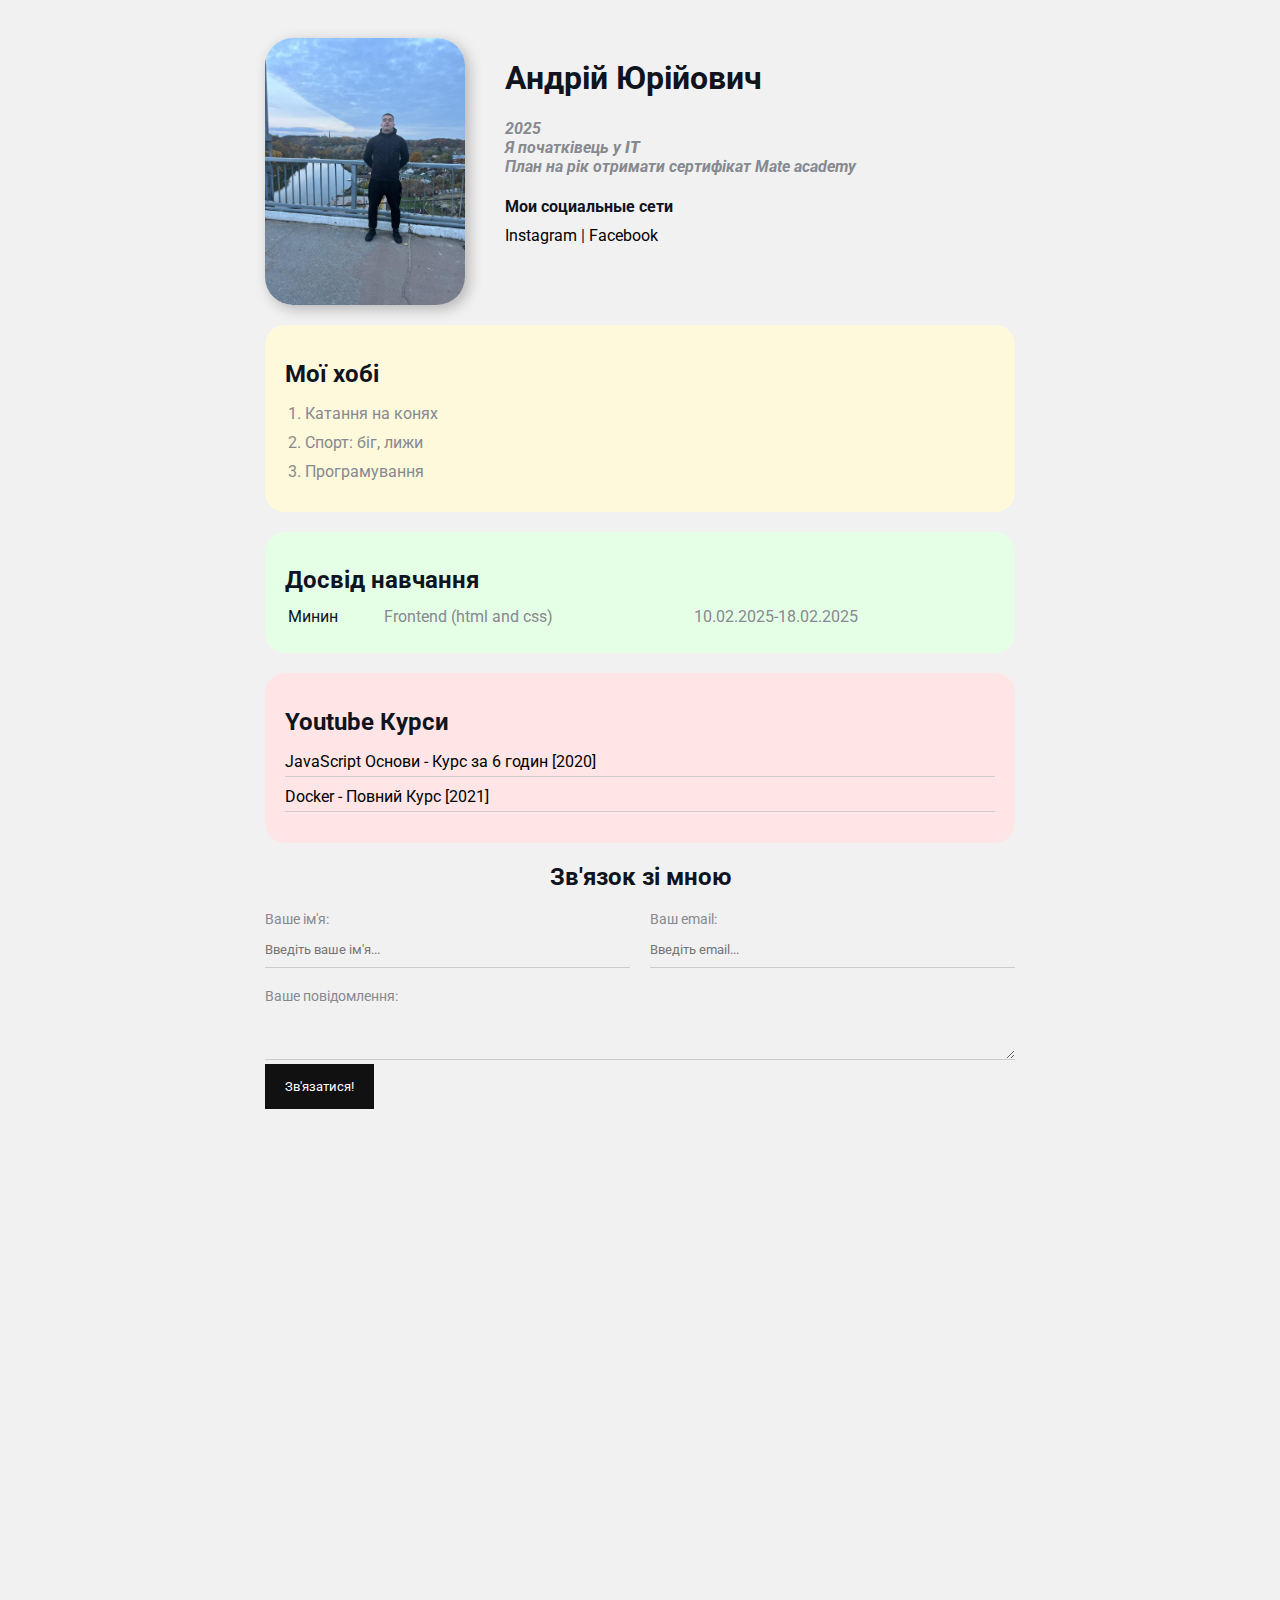
<file: index.html>
<!DOCTYPE html>
<html>
  <head>
    <meta charset="UTF-8" />
    <title>Svustynov A.Y.</title>
    <link href="styles.css" rel="stylesheet" />
  </head>
  <body>
    <div class="container">
      <div class="info">
        <img src="Avatar.jpeg" alt="тут моя фотка" class="avatar" />
        <div class="info-text">
          <h1>Андрій Юрійович</h1>
          <p>2025</p>
          <p>Я початківець у <strong>IT</strong></p>
          <p>План на рік отримати сертифікат Mate academy</p>
          <h4>Мои социальные сети</h4>

          <a href="https://www.instagram.com/andrei_27_08/" target="_blank"
            >Instagram</a
          >
          |
          <a target="_blank" href="https://www.facebook.com/svustynov.andrii"
            >Facebook</a
          >
        </div>
      </div>
      <div class="card bg-yellow">
        <h2>Мої хобі</h2>
        <ol class="list">
          <li>Катання на конях</li>
          <li>Спорт: біг, лижи</li>
          <li>Програмування</li>
        </ol>
      </div>

      <div class="card bg-green">
        <h2>Досвід навчання</h2>
        <table class="table">
          <tr>
            <td>Минин</td>
            <td>Frontend (html and css)</td>
            <td>10.02.2025-18.02.2025</td>
          </tr>
        </table>
      </div>

      <div class="card bg-red">
        <h2>Youtube Курси</h2>
        <ul class="link-list">
          <li>
            <a href="https://www.youtube.com/watch?v=Bluxbh9CaQ0"
              >JavaScript Основи - Курс за 6 годин [2020]</a
            >
          </li>
          <li>
            <a href="https://www.youtube.com/watch?v=n9uCgUzfeRQ"
              >Docker - Повний Курс [2021]</a>
          </li>
        </ul>
      </div>
      <div class="contact">
        <h2>Зв'язок зі мною</h2>
        <form action="/">
          <div class="row">
            <div class="form-group">
              <label for="name">Ваше ім'я:</label>
              <input type="text" id="name" placeholder="Введіть ваше ім'я..." />
            </div>
            <div class="form-group">
              <label for="email">Ваш email:</label>
              <input type="email" id="email" placeholder="Введіть email..." />
            </div>
          </div>

          <div class="form-group">
            <label for="text">Вашe повідомлення:</label>

            <textarea id="text" rows="2" cols="15"></textarea>
          </div>
          <input class="btn" type="submit" value="Зв'язатися!" />
        </form>
      </div>
      <div class="position">
        <div class="box"></div>
      </div>
    </div>

    <div style="margin-bottom: 500px"></div>
  </body>
</html>
</file>
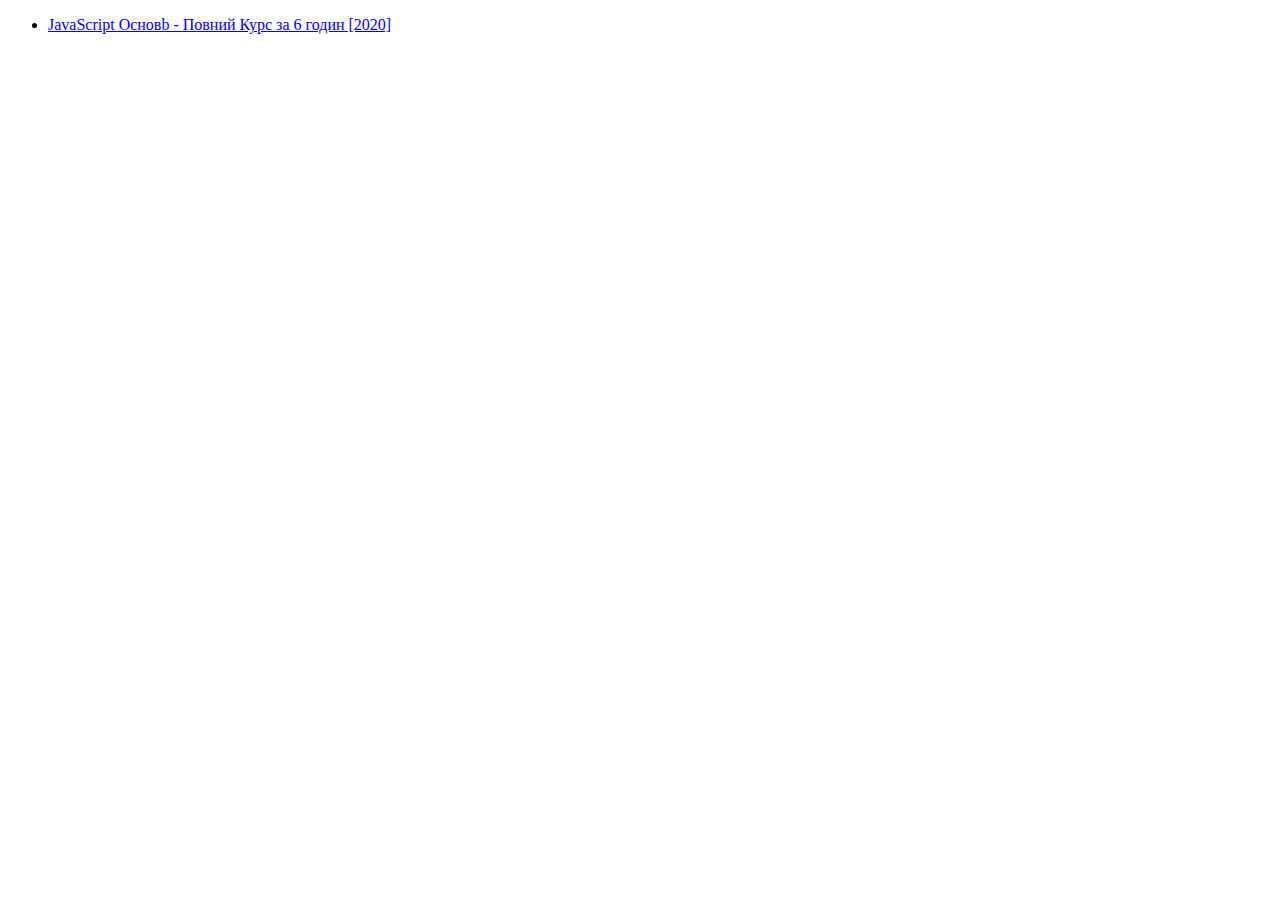
<file: youtube.html>
<!DOCTYPE html>
<html lang="en">
<head>
  <meta charset="UTF-8">
  <title>Youtube курсы</title>
</head>
<body>
  <ul>
    <li>
      <a href="https://www.youtube.com/watch?v=Bluxbh9CaQ0">JavaScript Основb - Повний Курс за 6 годин [2020]</a>
    </li>
  </ul>
</body>
</html>
</file>
<file: styles.css>
@import url('https://fonts.googleapis.com/css2?family=Roboto&display=swap');
/* * {
  padding: 0;
  margin: 0;
} */
body {
  background-color: #f1f1f1;
  color: #0f141e;
  font-size: 16px;
  font-weight: normal;
  font-family: 'Roboto', sans-serif;
  /* font: normal 16px 'Roboto', sans-serif; */
  /* font-family:Cambria, Cochin, Georgia, Times, 'Times New Roman', serif; */
}
a {
  color: black;
  text-decoration: none;
}
a:hover {
  text-decoration: underline;
}
a:active {
  color: blue;
}
a:visited {
  color: grey;
}
.avatar {
  width: 200px;
  border-radius: 28px;
  box-shadow: 4px 4px 14px rgba(0, 0, 0, 0.25);
}
.info {
  display: flex;
  margin-bottom: 20px;
}
@media (max-width: 700px) {
  .info {
    text-align: center;
    display: block;
  }
}
.info-text {
  margin-left: 40px;
}
.info-text h4 {
  margin-bottom: 10px;
}
.info p {
  color: #86898f;
  margin: 0;
  font-style: italic;
  font-weight: bold;
  text-decoration: none;
  /* text-transform: uppercase; */
  /* letter-spacing: 5px; */
  /* word-spacing: 42px; */
}
/* Box Model */
.container {
  max-width: 750px;
  margin: auto;
  padding-top: 30px;
}
/* .social { */
  /* background: green; */
  /* padding: 15px; */
  /* padding: 15px 40px; */
  /* padding: 15px 20px 25px 30px; */
  /* padding-top: 15px;
  padding-right: 20px;
  padding-bottom: 25px;
  padding-left: 30px;
  margin: 5px;
  border: 5px solid red;
  border-bottom-style: dotted;
  border-top-width: 15px;
  border-right-color: blue; */
/* } */
/* .box-model > div {
  float: left;
  background: #000;
  height: 200px;
  border: 4px solid red;
  width: 25%;
  box-sizing: border-box;
} */
.bg-yellow {
  background: #fff9dc;
}
.bg-green {
  background: #e5ffe7;
}
.bg-red {
  background: #ffe5e5;
}
.card {
  padding: 15px 20px;
  margin-bottom: 20px;
  border-radius: 20px;
}
.card h2 {
  margin-bottom: 10px;
}
.list {
  padding: 0 20px;
}
.list li {
  color: #86898f;
  margin-bottom: 10px;
}
.table {
  width: 100%;
}
.table td {
  padding-bottom: 10px;
}
.table td:nth-child(2), 
.table td:nth-child(3) {
  color: #86898f;
}
/* .table tr:nth-child(odd) {
  background: red;
} */
.link-list {
  list-style: none;
  padding: 0;
}
.link-list li {
  margin-bottom: 10px;
  padding-bottom: 5px;
  border-bottom: 1px solid #ccc;
}
.contact h2 {
  text-align: center;
}
.form-group label {
  display: block;
  font-size: 14px;
  color: #86898f;
}
.form-group input,
.form-group textarea {
  width: 100%;
  box-sizing: border-box;
  border: none;
  background: transparent;
  border-bottom: 1px solid #ccc;
  color: #000;
  padding: 15px 0 10px;
  outline: none;
  font-family: inherit;
}
.row {
  display: flex;
  margin-bottom: 20px;
}
.row > .form-group {
  width: 50%;
  margin-right: 20px;
}
.row > .form-group:last-child {
  margin-right: 0;
}
.btn {
  background: #111;
  padding: 15px 20px;
  color: #fff;
  border: none;
  font-family: inherit;
  cursor: pointer;
}
.btn:hover {
  opacity: 0.9;
}
/* Position */
/* .position {
  position: relative;
  border: 4px solid black;
  margin-top: 40px;
  padding: 20px;
  height: 300px;
}
.box {
  position: fixed;
  top: 0;
  left: 0px;
  width: 100%;
  height: 50px;
  background:lightcoral;
} */
</file>
